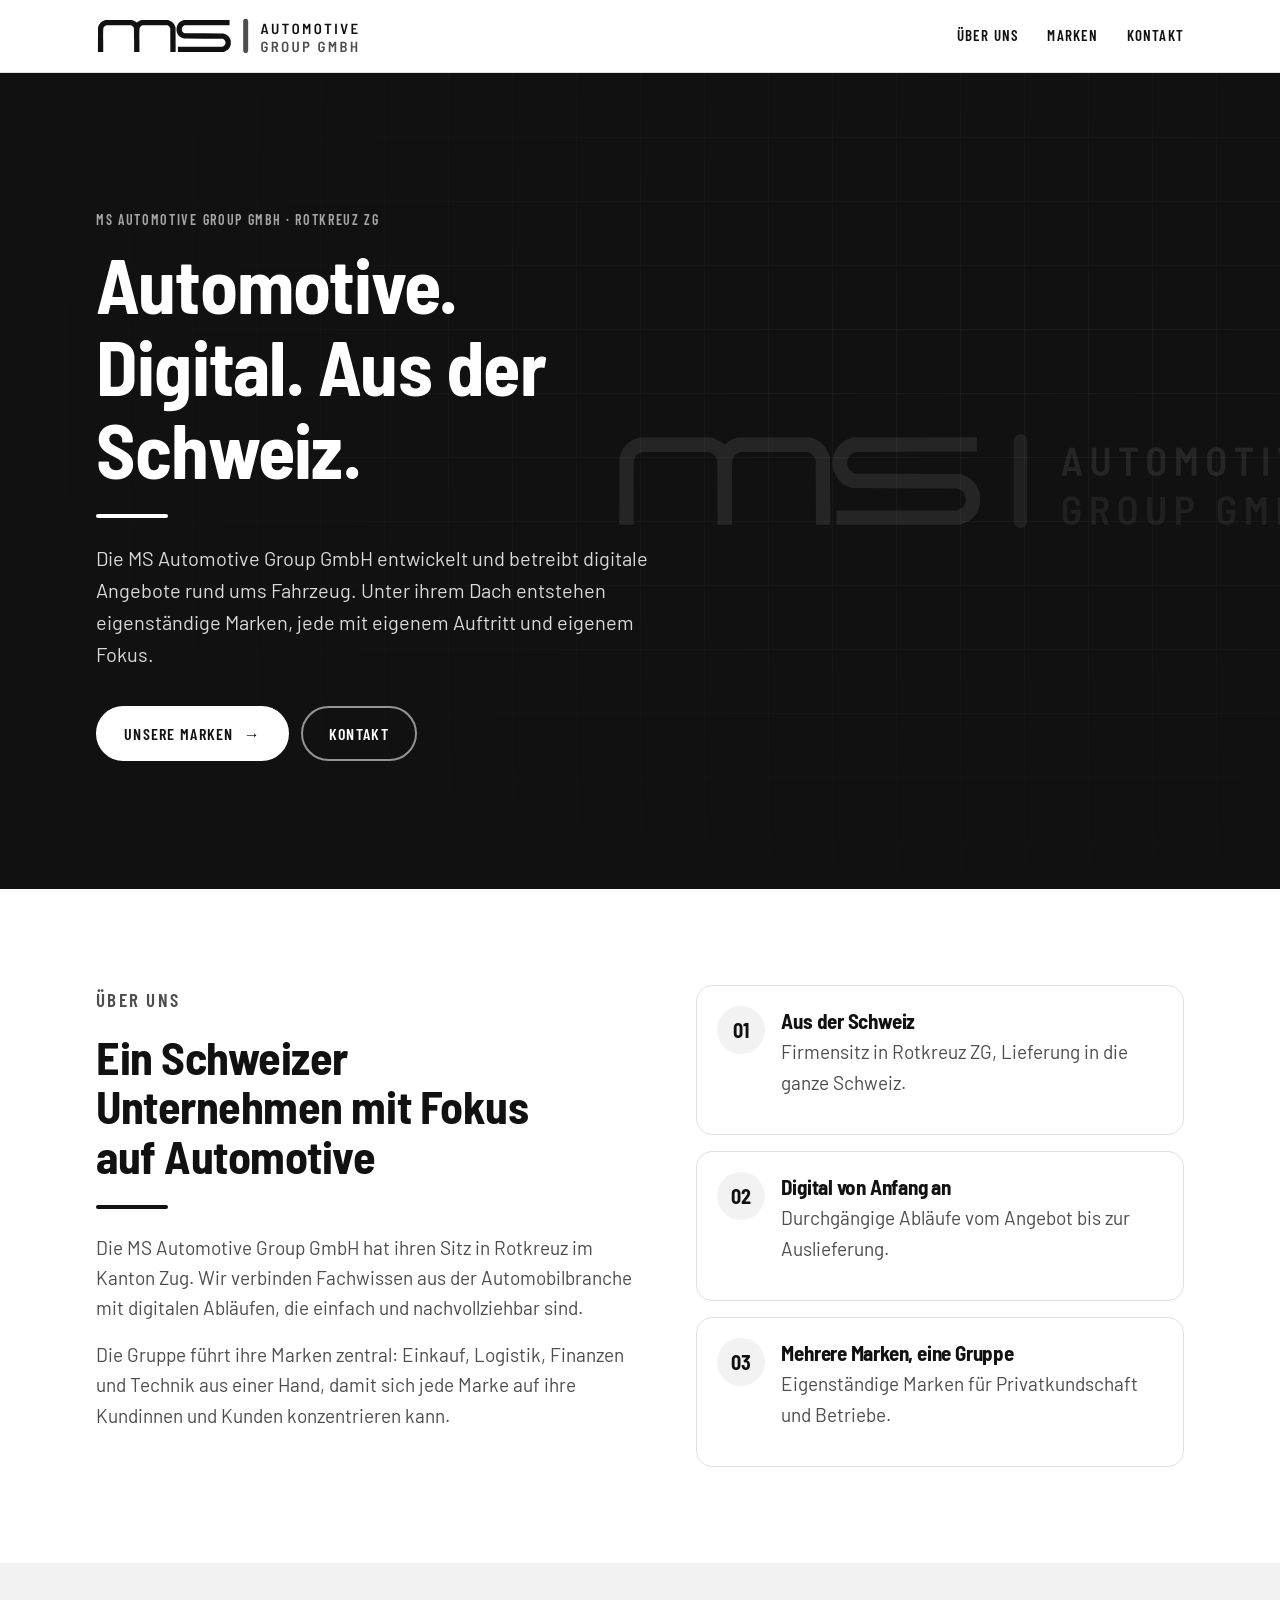
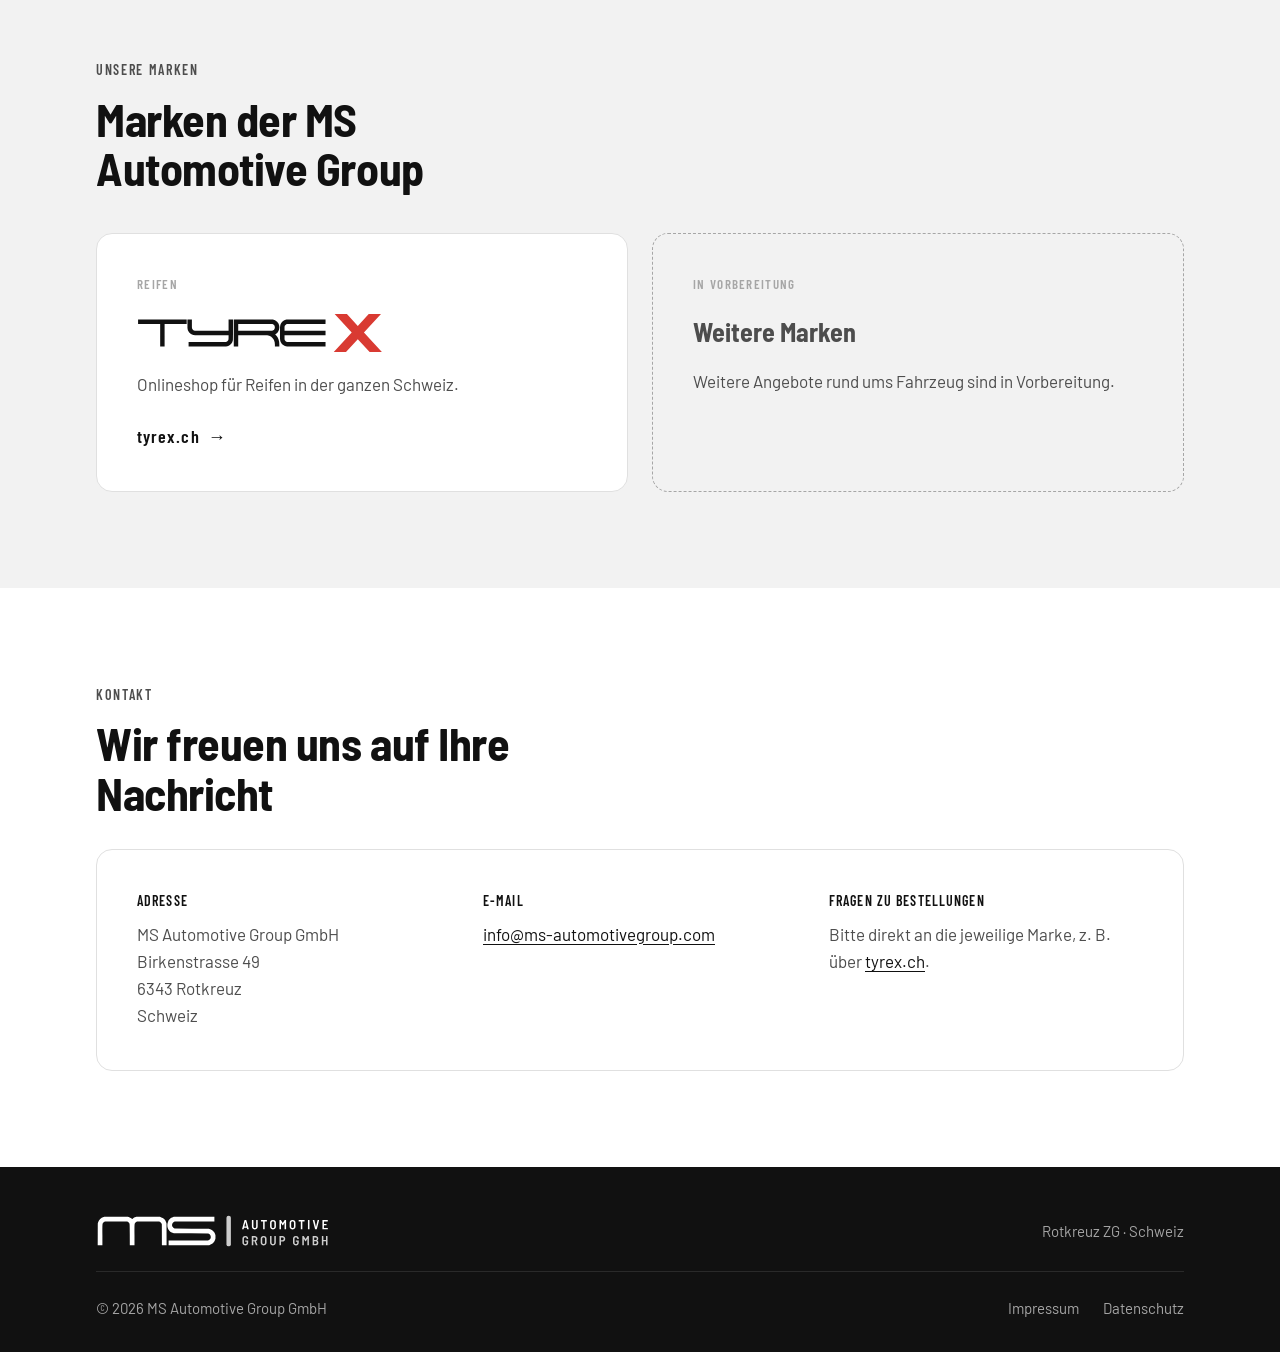
<file: index.html>
<!doctype html>
<html lang="de-CH">
<head>
<meta charset="utf-8">
<meta name="viewport" content="width=device-width, initial-scale=1">
<title>MS Automotive Group GmbH · Rotkreuz</title>
<meta name="description" content="MS Automotive Group GmbH, Rotkreuz ZG: digitale Angebote rund ums Fahrzeug. Unternehmen und Marken der Gruppe im Überblick.">
<meta property="og:title" content="MS Automotive Group GmbH">
<meta property="og:description" content="Automotive. Digital. Aus der Schweiz.">
<link rel="canonical" href="https://ms-automotivegroup.com/">
<link rel="icon" href="assets/favicon.svg" type="image/svg+xml">
<link rel="stylesheet" href="assets/stil.css">
</head>
<body>
<header class="kopf">
 <div class="innen">
  <a class="logo" href="/" aria-label="MS Automotive Group, Startseite"><img src="assets/ms-logo-schwarz.svg" alt="MS Automotive Group GmbH" width="320" height="44"></a>
  <nav aria-label="Hauptnavigation"><a class="nur-gross" href="#ueber">Über uns</a><a href="#marken">Marken</a><a href="#kontakt">Kontakt</a></nav>
 </div>
</header>

<main>
<section class="buehne">
 <img class="zeichen" src="assets/ms-logo-schwarz.svg" alt="" aria-hidden="true">
 <div class="innen">
  <p class="label">MS Automotive Group GmbH · Rotkreuz ZG</p>
  <h1>Automotive. Digital. Aus der Schweiz.</h1>
  <span class="akzent" style="background:#fff" aria-hidden="true"></span>
  <p class="lead">Die MS Automotive Group GmbH entwickelt und betreibt digitale Angebote rund ums Fahrzeug. Unter ihrem Dach entstehen eigenständige Marken, jede mit eigenem Auftritt und eigenem Fokus.</p>
  <div class="knoepfe">
   <a class="knopf hell" href="#marken">Unsere Marken <span class="pfeil" aria-hidden="true">→</span></a>
   <a class="knopf rand" href="#kontakt">Kontakt</a>
  </div>
 </div>
</section>

<section class="ueber" id="ueber">
 <div class="innen raster">
  <div>
   <p class="label">Über uns</p>
   <h2>Ein Schweizer Unternehmen mit Fokus auf Automotive</h2>
   <span class="akzent" aria-hidden="true"></span>
   <p>Die MS Automotive Group GmbH hat ihren Sitz in Rotkreuz im Kanton Zug. Wir verbinden Fachwissen aus der Automobilbranche mit digitalen Abläufen, die einfach und nachvollziehbar sind.</p>
   <p>Die Gruppe führt ihre Marken zentral: Einkauf, Logistik, Finanzen und Technik aus einer Hand, damit sich jede Marke auf ihre Kundinnen und Kunden konzentrieren kann.</p>
  </div>
  <div class="punkte">
   <div class="punkt"><span class="zahl">01</span><div><h3>Aus der Schweiz</h3><p>Firmensitz in Rotkreuz ZG, Lieferung in die ganze Schweiz.</p></div></div>
   <div class="punkt"><span class="zahl">02</span><div><h3>Digital von Anfang an</h3><p>Durchgängige Abläufe vom Angebot bis zur Auslieferung.</p></div></div>
   <div class="punkt"><span class="zahl">03</span><div><h3>Mehrere Marken, eine Gruppe</h3><p>Eigenständige Marken für Privatkundschaft und Betriebe.</p></div></div>
  </div>
 </div>
</section>

<section class="marken" id="marken">
 <div class="innen">
  <p class="label">Unsere Marken</p>
  <h2>Marken der MS Automotive Group</h2>
  <div class="marken-raster">
   <a class="marke" href="https://tyre-x.ch/">
    <span class="art">Reifen</span>
    <div class="marke-logo"><img src="assets/tyrex-logo-schwarz.svg" alt="TyreX" width="240" height="40"></div>
    <p>Onlineshop für Reifen in der ganzen Schweiz.</p>
    <span class="ziel">tyrex.ch <span class="pfeil" aria-hidden="true">→</span></span>
   </a>
   <!-- Weitere Marke (z. B. DriveX): Karte nach dem Muster oben einfügen und die Karte «In Vorbereitung» entfernen oder ersetzen. -->
   <div class="marke folgt">
    <span class="art">In Vorbereitung</span>
    <span class="titel">Weitere Marken</span>
    <p>Weitere Angebote rund ums Fahrzeug sind in Vorbereitung.</p>
   </div>
  </div>
 </div>
</section>

<section class="kontakt" id="kontakt">
 <div class="innen">
  <p class="label">Kontakt</p>
  <h2>Wir freuen uns auf Ihre Nachricht</h2>
  <div class="karte">
   <p><span class="titel">Adresse</span>MS Automotive Group GmbH<br>Birkenstrasse 49<br>6343 Rotkreuz<br>Schweiz</p>
   <p><span class="titel">E-Mail</span><a href="mailto:info@ms-automotivegroup.com">info@ms-automotivegroup.com</a></p>
   <p><span class="titel">Fragen zu Bestellungen</span>Bitte direkt an die jeweilige Marke, z. B. über <a href="https://tyre-x.ch/">tyrex.ch</a>.</p>
  </div>
 </div>
</section>
</main>

<footer>
 <div class="innen">
  <div class="oben"><img src="assets/ms-logo-schwarz.svg" class="hell" alt="MS Automotive Group GmbH" width="240" height="33"><span>Rotkreuz ZG · Schweiz</span></div>
  <div class="unten"><span>© 2026 MS Automotive Group GmbH</span><span><a href="impressum.html">Impressum</a><a href="datenschutz.html">Datenschutz</a></span></div>
 </div>
</footer>
</body>
</html>
</file>
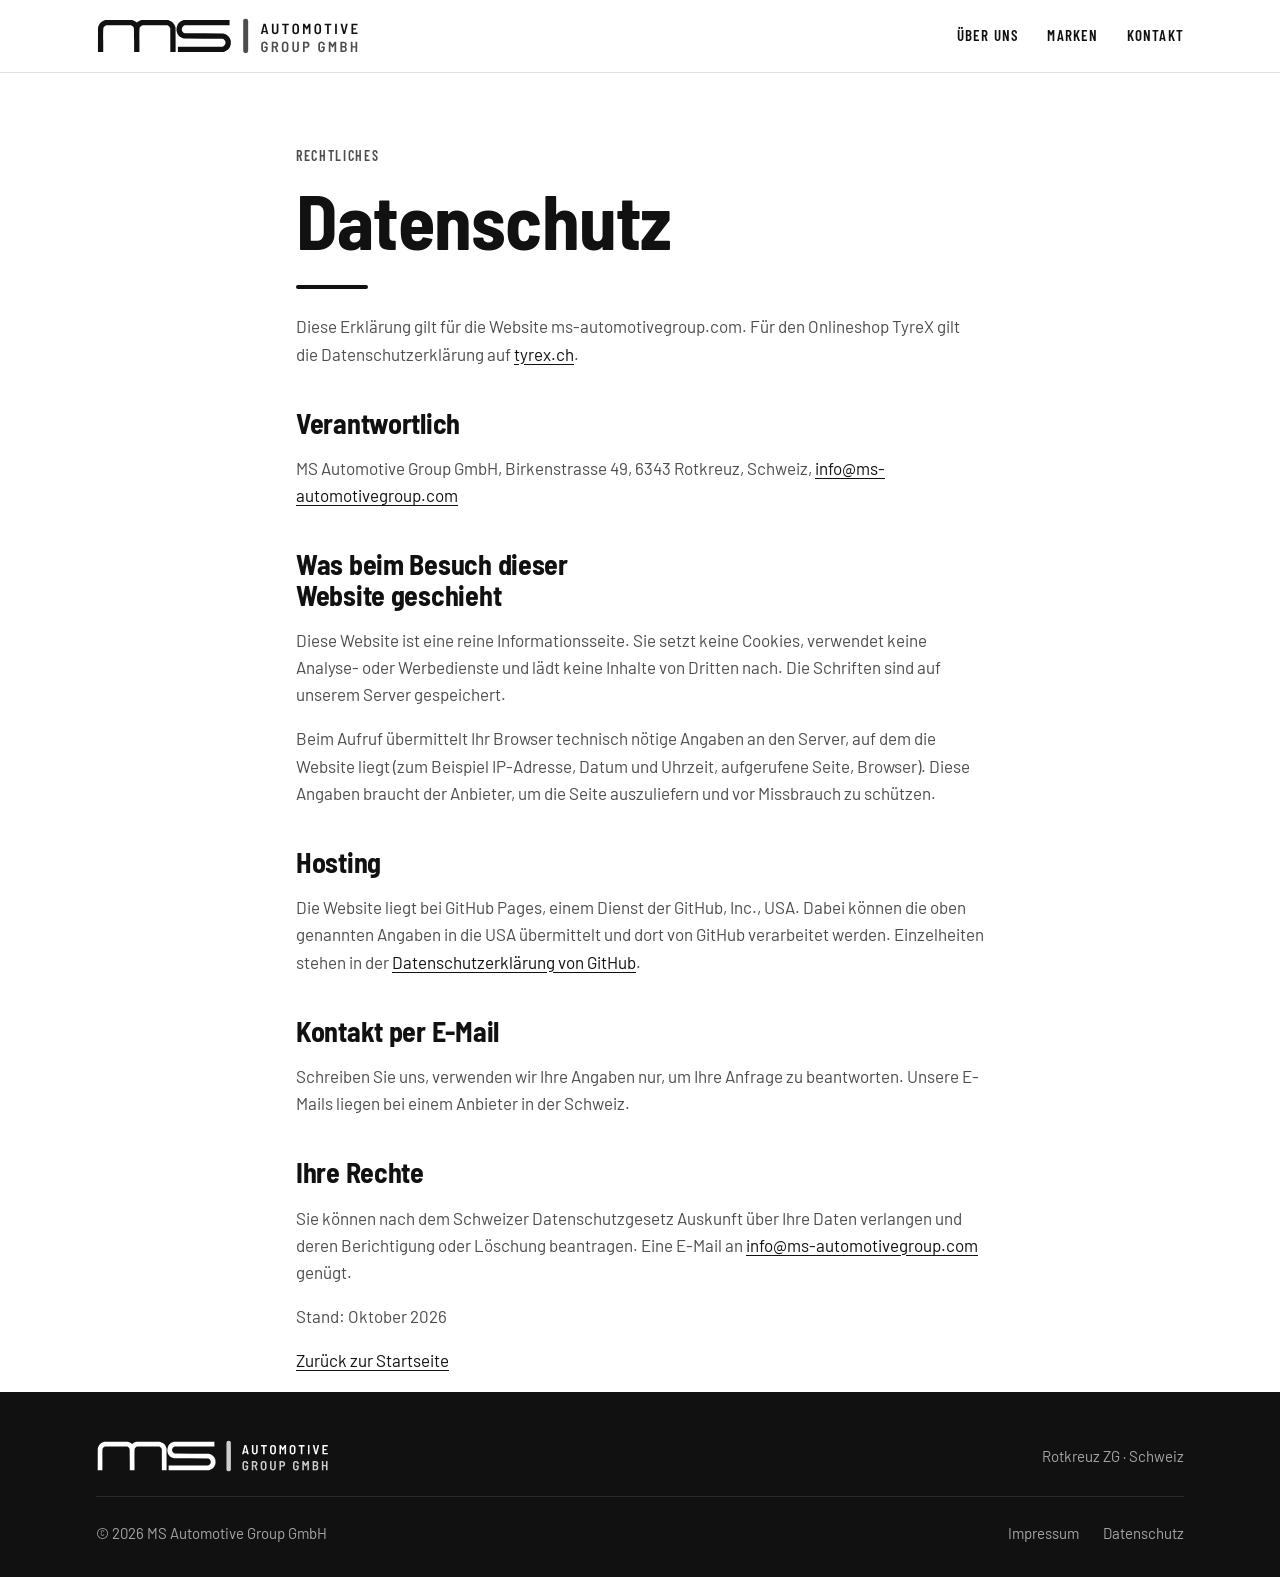
<file: datenschutz.html>
<!doctype html>
<html lang="de-CH">
<head>
<meta charset="utf-8">
<meta name="viewport" content="width=device-width, initial-scale=1">
<title>Datenschutz · MS Automotive Group GmbH</title>
<meta name="robots" content="noindex">
<link rel="icon" href="assets/favicon.svg" type="image/svg+xml">
<link rel="stylesheet" href="assets/stil.css">
</head>
<body>
<header class="kopf">
 <div class="innen">
  <a class="logo" href="/" aria-label="MS Automotive Group, Startseite"><img src="assets/ms-logo-schwarz.svg" alt="MS Automotive Group GmbH" width="320" height="44"></a>
  <nav aria-label="Hauptnavigation"><a class="nur-gross" href="/#ueber">Über uns</a><a href="/#marken">Marken</a><a href="/#kontakt">Kontakt</a></nav>
 </div>
</header>
<main>
<section class="seite-titel">
 <div class="innen text">
  <p class="label">Rechtliches</p>
  <h1>Datenschutz</h1>
  <span class="akzent" aria-hidden="true"></span>
  <p>Diese Erklärung gilt für die Website ms-automotivegroup.com. Für den Onlineshop TyreX gilt die Datenschutzerklärung auf
   <a href="https://tyre-x.ch/policies/privacy-policy">tyrex.ch</a>.</p>
  <h2>Verantwortlich</h2>
  <p>MS Automotive Group GmbH, Birkenstrasse 49, 6343 Rotkreuz, Schweiz,
   <a href="mailto:info@ms-automotivegroup.com">info@ms-automotivegroup.com</a></p>
  <h2>Was beim Besuch dieser Website geschieht</h2>
  <p>Diese Website ist eine reine Informationsseite. Sie setzt keine Cookies, verwendet keine Analyse- oder Werbedienste und lädt keine Inhalte
   von Dritten nach. Die Schriften sind auf unserem Server gespeichert.</p>
  <p>Beim Aufruf übermittelt Ihr Browser technisch nötige Angaben an den Server, auf dem die Website liegt (zum Beispiel IP-Adresse,
   Datum und Uhrzeit, aufgerufene Seite, Browser). Diese Angaben braucht der Anbieter, um die Seite auszuliefern und vor Missbrauch zu schützen.</p>
  <h2>Hosting</h2>
  <p>Die Website liegt bei GitHub Pages, einem Dienst der GitHub, Inc., USA. Dabei können die oben genannten Angaben in die USA übermittelt
   und dort von GitHub verarbeitet werden. Einzelheiten stehen in der
   <a href="https://docs.github.com/de/site-policy/privacy-policies/github-general-privacy-statement">Datenschutzerklärung von GitHub</a>.</p>
  <h2>Kontakt per E-Mail</h2>
  <p>Schreiben Sie uns, verwenden wir Ihre Angaben nur, um Ihre Anfrage zu beantworten. Unsere E-Mails liegen bei einem Anbieter in der Schweiz.</p>
  <h2>Ihre Rechte</h2>
  <p>Sie können nach dem Schweizer Datenschutzgesetz Auskunft über Ihre Daten verlangen und deren Berichtigung oder Löschung beantragen.
   Eine E-Mail an <a href="mailto:info@ms-automotivegroup.com">info@ms-automotivegroup.com</a> genügt.</p>
  <p>Stand: Oktober 2026</p>
  <p><a href="/">Zurück zur Startseite</a></p>
 </div>
</section>
</main>
<footer>
 <div class="innen">
  <div class="oben"><img src="assets/ms-logo-schwarz.svg" class="hell" alt="MS Automotive Group GmbH" width="240" height="33"><span>Rotkreuz ZG · Schweiz</span></div>
  <div class="unten"><span>© 2026 MS Automotive Group GmbH</span><span><a href="impressum.html">Impressum</a><a href="datenschutz.html">Datenschutz</a></span></div>
 </div>
</footer>
</body>
</html>
</file>
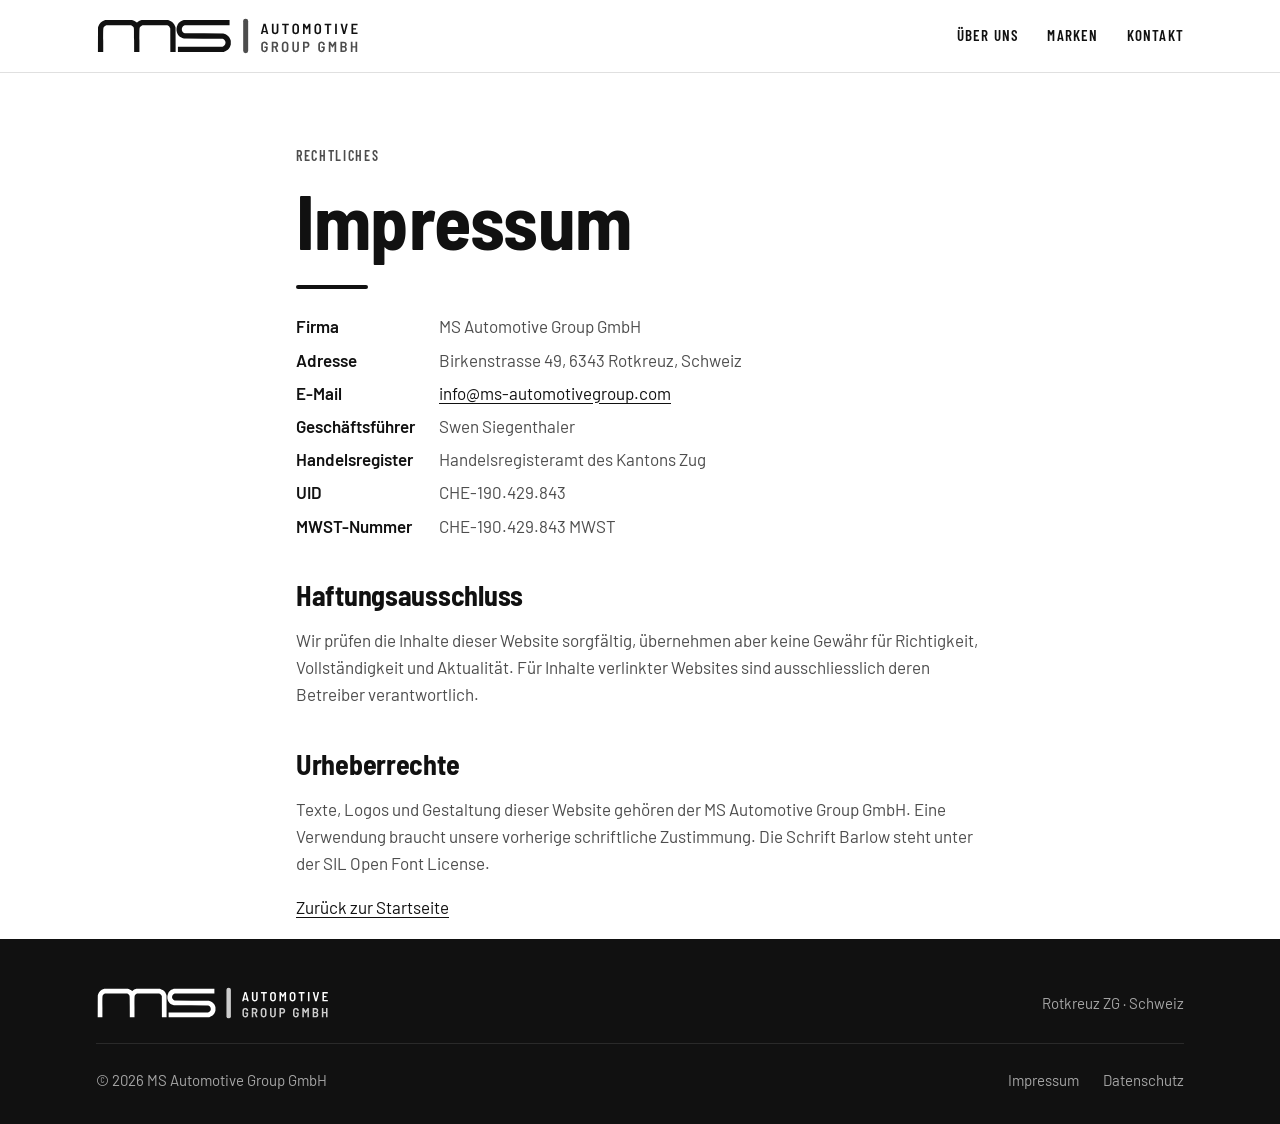
<file: impressum.html>
<!doctype html>
<html lang="de-CH">
<head>
<meta charset="utf-8">
<meta name="viewport" content="width=device-width, initial-scale=1">
<title>Impressum · MS Automotive Group GmbH</title>
<meta name="robots" content="noindex">
<link rel="icon" href="assets/favicon.svg" type="image/svg+xml">
<link rel="stylesheet" href="assets/stil.css">
</head>
<body>
<header class="kopf">
 <div class="innen">
  <a class="logo" href="/" aria-label="MS Automotive Group, Startseite"><img src="assets/ms-logo-schwarz.svg" alt="MS Automotive Group GmbH" width="320" height="44"></a>
  <nav aria-label="Hauptnavigation"><a class="nur-gross" href="/#ueber">Über uns</a><a href="/#marken">Marken</a><a href="/#kontakt">Kontakt</a></nav>
 </div>
</header>
<main>
<section class="seite-titel">
 <div class="innen text">
  <p class="label">Rechtliches</p>
  <h1>Impressum</h1>
  <span class="akzent" aria-hidden="true"></span>
  <dl>
   <dt>Firma</dt><dd>MS Automotive Group GmbH</dd>
   <dt>Adresse</dt><dd>Birkenstrasse 49, 6343 Rotkreuz, Schweiz</dd>
   <dt>E-Mail</dt><dd><a href="mailto:info@ms-automotivegroup.com">info@ms-automotivegroup.com</a></dd>
   <dt>Geschäftsführer</dt><dd>Swen Siegenthaler</dd>
   <dt>Handelsregister</dt><dd>Handelsregisteramt des Kantons Zug</dd>
   <dt>UID</dt><dd>CHE-190.429.843</dd>
   <dt>MWST-Nummer</dt><dd>CHE-190.429.843 MWST</dd>
  </dl>
  <h2>Haftungsausschluss</h2>
  <p>Wir prüfen die Inhalte dieser Website sorgfältig, übernehmen aber keine Gewähr für Richtigkeit, Vollständigkeit und Aktualität.
   Für Inhalte verlinkter Websites sind ausschliesslich deren Betreiber verantwortlich.</p>
  <h2>Urheberrechte</h2>
  <p>Texte, Logos und Gestaltung dieser Website gehören der MS Automotive Group GmbH. Eine Verwendung braucht unsere vorherige schriftliche Zustimmung.
   Die Schrift Barlow steht unter der SIL Open Font License.</p>
  <p><a href="/">Zurück zur Startseite</a></p>
 </div>
</section>
</main>
<footer>
 <div class="innen">
  <div class="oben"><img src="assets/ms-logo-schwarz.svg" class="hell" alt="MS Automotive Group GmbH" width="240" height="33"><span>Rotkreuz ZG · Schweiz</span></div>
  <div class="unten"><span>© 2026 MS Automotive Group GmbH</span><span><a href="impressum.html">Impressum</a><a href="datenschutz.html">Datenschutz</a></span></div>
 </div>
</footer>
</body>
</html>
</file>
<file: assets/stil.css>
/* MS Automotive Group GmbH, Firmenseite v3 (17.10.2026, Wunsch SW: klar getrennt von TyreX/Shopify, kein Reifen, kein TyreX-Rot).
   Farben der Dachmarke wie im MS-Logo: Schwarz #111111, Graphit #4D4D4D, Silbergrau #A6A6A6, Flächengrau #F2F2F2. Schrift Barlow (lokal). */
@font-face{font-family:"Barlow";src:url("barlow-400.woff2") format("woff2");font-weight:400;font-display:swap}
@font-face{font-family:"Barlow";src:url("barlow-600.woff2") format("woff2");font-weight:600;font-display:swap}
@font-face{font-family:"Barlow Semi Condensed";src:url("barlow-semi-condensed-700.woff2") format("woff2");font-weight:700;font-display:swap}
@font-face{font-family:"Barlow Condensed";src:url("barlow-condensed-600.woff2") format("woff2");font-weight:600;font-display:swap}
:root{--schwarz:#111111;--graphit:#4D4D4D;--silber:#A6A6A6;--flaeche:#F2F2F2;--linie:#E0E0E0;--akzent:#111111;--akzent-2:#4D4D4D;
  --weiss:#FFFFFF;--schrift:"Barlow",Arial,sans-serif;--titel:"Barlow Semi Condensed","Barlow",Arial,sans-serif;
  --label:"Barlow Condensed","Barlow",Arial,sans-serif;--breite:1120px}
*{box-sizing:border-box}
html{-webkit-text-size-adjust:100%;scroll-behavior:smooth}
body{margin:0;background:var(--weiss);color:var(--schwarz);font-family:var(--schrift);font-size:17px;line-height:1.6}
a{color:var(--schwarz);text-underline-offset:3px}a:hover{color:var(--akzent-2)}
img{max-width:100%;height:auto;display:block}
.innen{max-width:var(--breite);margin:0 auto;padding:0 16px}

/* Kopf */
header.kopf{position:sticky;top:0;z-index:10;background:rgba(255,255,255,.96);backdrop-filter:blur(8px);border-bottom:1px solid var(--linie)}
header.kopf .innen{display:flex;align-items:center;justify-content:space-between;gap:16px;min-height:72px}
header.kopf .logo img{height:36px;width:auto}
header.kopf nav{display:flex;gap:28px}
header.kopf nav a{font-family:var(--label);font-weight:600;text-transform:uppercase;letter-spacing:.08em;font-size:15px;
  color:var(--schwarz);text-decoration:none;padding:6px 0;border-bottom:3px solid transparent}
header.kopf nav a:hover{border-bottom-color:var(--schwarz);color:var(--schwarz)}

/* Typografie */
.label{font-family:var(--label);font-weight:600;text-transform:uppercase;letter-spacing:.12em;font-size:14px;color:var(--graphit);margin:0 0 12px}
h1,h2,h3{font-family:var(--titel);font-weight:700;line-height:1.08;margin:0 0 16px;letter-spacing:-.01em}
h1{font-size:clamp(40px,7vw,76px);max-width:14ch}
h2{font-size:clamp(30px,4.5vw,46px);max-width:20ch}
h3{font-size:24px;line-height:1.2}
.akzent{display:block;width:72px;height:4px;border-radius:999px;background:var(--schwarz);margin:24px 0}
section{padding:96px 0}

/* Knöpfe */
.knopf{display:inline-flex;align-items:center;gap:10px;background:var(--schwarz);color:var(--weiss);border:2px solid var(--schwarz);border-radius:999px;
  padding:13px 26px;font-family:var(--label);font-weight:600;text-transform:uppercase;letter-spacing:.08em;font-size:16px;text-decoration:none;
  transition:background .15s,border-color .15s,color .15s}
.knopf:hover{background:var(--akzent-2);border-color:var(--akzent-2);color:var(--weiss)}
.knopf.hell{background:var(--weiss);border-color:var(--weiss);color:var(--schwarz)}.knopf.hell:hover{background:#E6E6E6;border-color:#E6E6E6;color:var(--schwarz)}
.knopf.rand{background:transparent;border-color:rgba(255,255,255,.55);color:var(--weiss)}
.knopf.rand:hover{border-color:var(--weiss);background:rgba(255,255,255,.08)}
.knopf .pfeil{transition:transform .15s}.knopf:hover .pfeil{transform:translateX(4px)}

/* Bühne */
.buehne{position:relative;overflow:hidden;background:var(--schwarz);color:var(--weiss);padding:136px 0 128px;
  background-image:linear-gradient(rgba(255,255,255,.045) 1px,transparent 1px),linear-gradient(90deg,rgba(255,255,255,.045) 1px,transparent 1px);
  background-size:64px 64px}
.buehne::before{content:"";position:absolute;inset:0;background:radial-gradient(ellipse at 78% 40%,rgba(17,17,17,0) 0%,rgba(17,17,17,.75) 55%,#111 85%)}
.buehne .zeichen{position:absolute;right:-4%;top:50%;transform:translateY(-50%);width:min(56vw,760px);opacity:.09;filter:invert(1);pointer-events:none}
.buehne .innen{position:relative}
.buehne .label{color:var(--silber)}
.buehne p.lead{max-width:52ch;font-size:20px;color:#D9D9D9;margin:0 0 36px}
.buehne .knoepfe{display:flex;flex-wrap:wrap;gap:12px}

/* Über uns */
.ueber{background:var(--weiss)}
.ueber .raster{display:grid;grid-template-columns:1.1fr 1fr;gap:64px;align-items:start}
.ueber .raster p{color:var(--graphit);font-size:19px;margin:0 0 16px}
.punkte{display:grid;gap:16px}
.punkt{display:grid;grid-template-columns:48px 1fr;gap:16px;padding:20px;border:1px solid var(--linie);border-radius:16px}
.punkt .zahl{width:48px;height:48px;border-radius:999px;background:var(--flaeche);display:grid;place-items:center;
  font-family:var(--titel);font-weight:700;font-size:20px;color:var(--schwarz)}
.punkt h3{font-size:21px;margin:2px 0 4px}.punkt p{margin:0;color:var(--graphit);font-size:16px}

/* Marken */
.marken{background:var(--flaeche)}
.marken-raster{display:grid;grid-template-columns:repeat(auto-fit,minmax(300px,1fr));gap:24px;margin-top:40px}
.marke{background:var(--weiss);border:1px solid var(--linie);border-radius:16px;padding:40px;display:flex;flex-direction:column;gap:16px;
  text-decoration:none;color:inherit;transition:border-color .2s,box-shadow .2s,transform .2s}
a.marke:hover{border-color:var(--schwarz);box-shadow:0 16px 40px rgba(17,17,17,.10);transform:translateY(-2px);color:inherit}
.marke .marke-logo{height:44px;display:flex;align-items:center}.marke .marke-logo img{height:40px;width:auto}
.marke p{margin:0;color:var(--graphit)}
.marke .art{font-family:var(--label);font-weight:600;text-transform:uppercase;letter-spacing:.1em;font-size:13px;color:var(--silber)}
.marke .ziel{margin-top:auto;padding-top:8px;font-family:var(--label);font-weight:600;letter-spacing:.06em;font-size:18px;color:var(--schwarz);display:flex;align-items:center;gap:8px}
a.marke:hover .ziel .pfeil{transform:translateX(4px)}.marke .pfeil{transition:transform .15s}
.marke.folgt{background:transparent;border-style:dashed;border-color:var(--silber)}
.marke.folgt .titel{font-family:var(--titel);font-weight:700;font-size:26px;color:var(--graphit)}

/* Kontakt */
.kontakt .karte{display:grid;grid-template-columns:repeat(3,1fr);gap:32px;padding:40px;border:1px solid var(--linie);border-radius:16px;margin-top:32px}
.kontakt .karte p{margin:0;color:var(--graphit)}
.kontakt .karte .titel{font-family:var(--label);font-weight:600;text-transform:uppercase;letter-spacing:.08em;font-size:14px;color:var(--schwarz);margin-bottom:8px;display:block}

/* Fuss */
footer{background:var(--schwarz);color:var(--silber);padding:48px 0 32px;font-size:15px}
footer .oben{display:flex;flex-wrap:wrap;justify-content:space-between;align-items:center;gap:24px;padding-bottom:24px;border-bottom:1px solid #2A2A2A}
footer .oben img{height:32px;width:auto}footer img.hell{filter:invert(1) brightness(1.15)}
footer .unten{display:flex;flex-wrap:wrap;justify-content:space-between;gap:16px;padding-top:24px}
footer a{color:var(--silber);text-decoration:none;margin-left:24px}footer a:hover{color:var(--weiss)}
footer .unten a:first-child{margin-left:0}

/* Rechtstexte */
.text{max-width:72ch}
.text h2{margin-top:40px;font-size:28px}
.text p,.text li{color:var(--graphit)}
.text dl{display:grid;grid-template-columns:max-content 1fr;gap:6px 24px;margin:0 0 16px}
.text dt{font-weight:600;color:var(--schwarz)}.text dd{margin:0;color:var(--graphit)}
.seite-titel{padding:72px 0 0}

@media (max-width:860px){
  .ueber .raster{grid-template-columns:1fr}
  .buehne .zeichen{opacity:.06;width:90vw;right:-30%}
  .kontakt .karte{grid-template-columns:1fr;gap:20px;padding:28px}
}
@media (max-width:600px){
  header.kopf nav{gap:16px}header.kopf nav a{font-size:14px}
  header.kopf nav a.nur-gross{display:none}
  header.kopf .logo img{height:28px}
  section{padding:64px 0}
  .buehne{padding:96px 0 88px}
  .marke{padding:28px}
  .text dl{grid-template-columns:1fr}.text dd{margin-bottom:8px}
  footer a{margin-left:16px}
}
@media (prefers-reduced-motion:reduce){*{transition:none!important;scroll-behavior:auto!important}}
</file>
